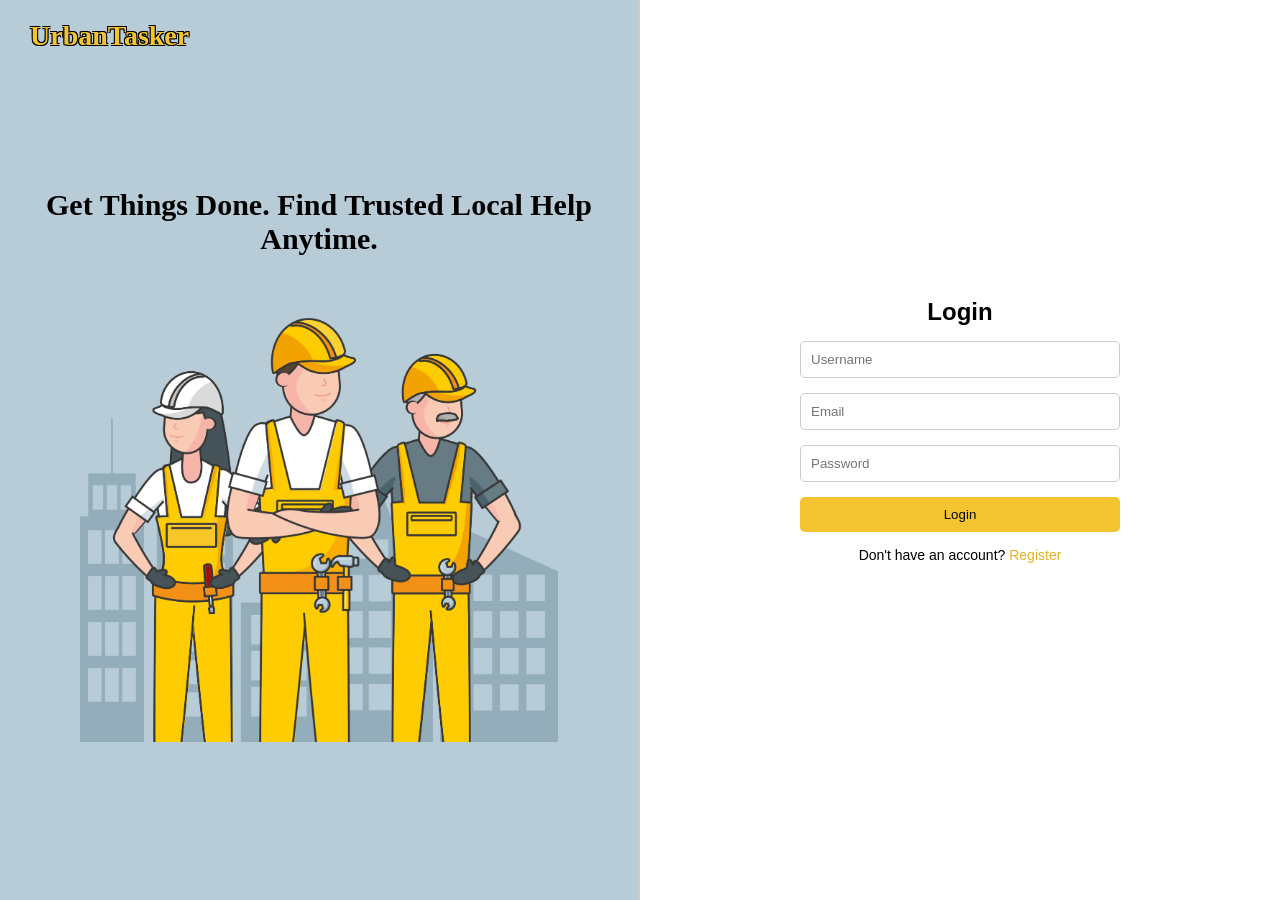
<file: index.html>
<!DOCTYPE html>
<html>
<head>
<title>UrbanTasker</title>
<meta name="viewport" content="width=device-width, initial-scale=1.0">
<style>
*{
  margin:0;
  padding:0;
  box-sizing:border-box;
  font-family: Arial, sans-serif;
}

body{
  background-color:#1d2c33;
}

.logo{
  font-family: Georgia, "Times New Roman", serif;
  position:absolute;
  top:20px;
  left:30px;
  font-size:28px;
  font-weight:bold;
  color:#f4c430;

  text-shadow: 
    1px 1px 0 #000,
   -1px -1px 0 #000,
    1px -1px 0 #000,
   -1px 1px 0 #000;
}
.container{
  height:100vh;
  display:grid;
  grid-template-columns:1fr 1fr;
  width:100%;
}

.left{
  background:rgba(184,204,215);
  display:flex;
  flex-direction:column;
  justify-content:center;
  align-items:center;
  text-align:center;
  border-right:2px solid #ccc; 
  padding:20px;
}

.left h3{
  font-family: Georgia, "Times New Roman", serif;
  font-size:30px;
  margin-top:30px;
  margin-bottom:8px;
  font-weight: bold;
}

.left img{
  max-width:80%;
  height:auto;
}

.right{
  height:100%;
  font-family: Georgia, "Times New Roman", serif;
  display:flex;
  justify-content:center;
  align-items:center;
  background:#fff;
}

.form-box{
  margin-bottom:40px;
  width:320px;
  max-width:90%;
  display:flex;
  flex-direction:column;
  gap:15px;
}

.form-box h2{
  text-align:center;
}

input{
  padding:10px;
  border:1px solid #ccc;
  border-radius:5px;
}

button{
  padding:10px;
  background:#f4c430;
  border:none;
  border-radius:5px;
  cursor:pointer;
}

button:hover{
  background:#d4aa00;
}

@media(max-width:768px){

  .container{
    grid-template-columns:1fr;
  }

  .left{
    display:none;
  }

  .right{
    display:flex;
    justify-content:center;
    align-items:flex-start;
  }

  .form-box{
    margin-top:150px;   
  }

  .logo{
    font-size:20px;
    top:10px;
    left:15px;
  }
}
</style>
</head>

<body>
<div class="logo">UrbanTasker</div>
<div class="container">

<div class="left">
  <h3>Get Things Done. Find Trusted Local Help Anytime.</h3>
  <img src="frontend/assets/illust1.jpg">
</div>


<div class="right">
<div class="form-box">

  <h2>Login</h2>

  <input type="text" id="username" placeholder="Username">
  <input type="text" id="email" placeholder="Email">
  <input type="password" id="password" placeholder="Password">

  <button onclick="login()">Login</button>

  <p style="text-align:center; font-size:14px;">
    Don't have an account? 
    <a href="frontend/register.html" style="color:#e2b222; text-decoration:none;">
      Register
    </a>
  </p>

</div>
</div>

</div>

<script>

function login(){

  var username = document.getElementById("username").value;
  var email = document.getElementById("email").value;
  var password = document.getElementById("password").value;

  if(username == "" || email == "" || password == ""){
    alert("Please fill all fields!");
    return;
  }

  if(username.length < 3){
    alert("Username must be at least 3 characters!");
    return;
  }

  var emailPattern = /^[^\s@]+@[^\s@]+\.[^\s@]+$/;
  if(!emailPattern.test(email)){
    alert("Please enter a valid email!");
    return;
  }

  if(password.length < 6){
    alert("Password must be at least 6 characters!");
    return;
  }
  window.location.href = "frontend/dashboard.html";
}

</script>

</body>
</html>
</file>
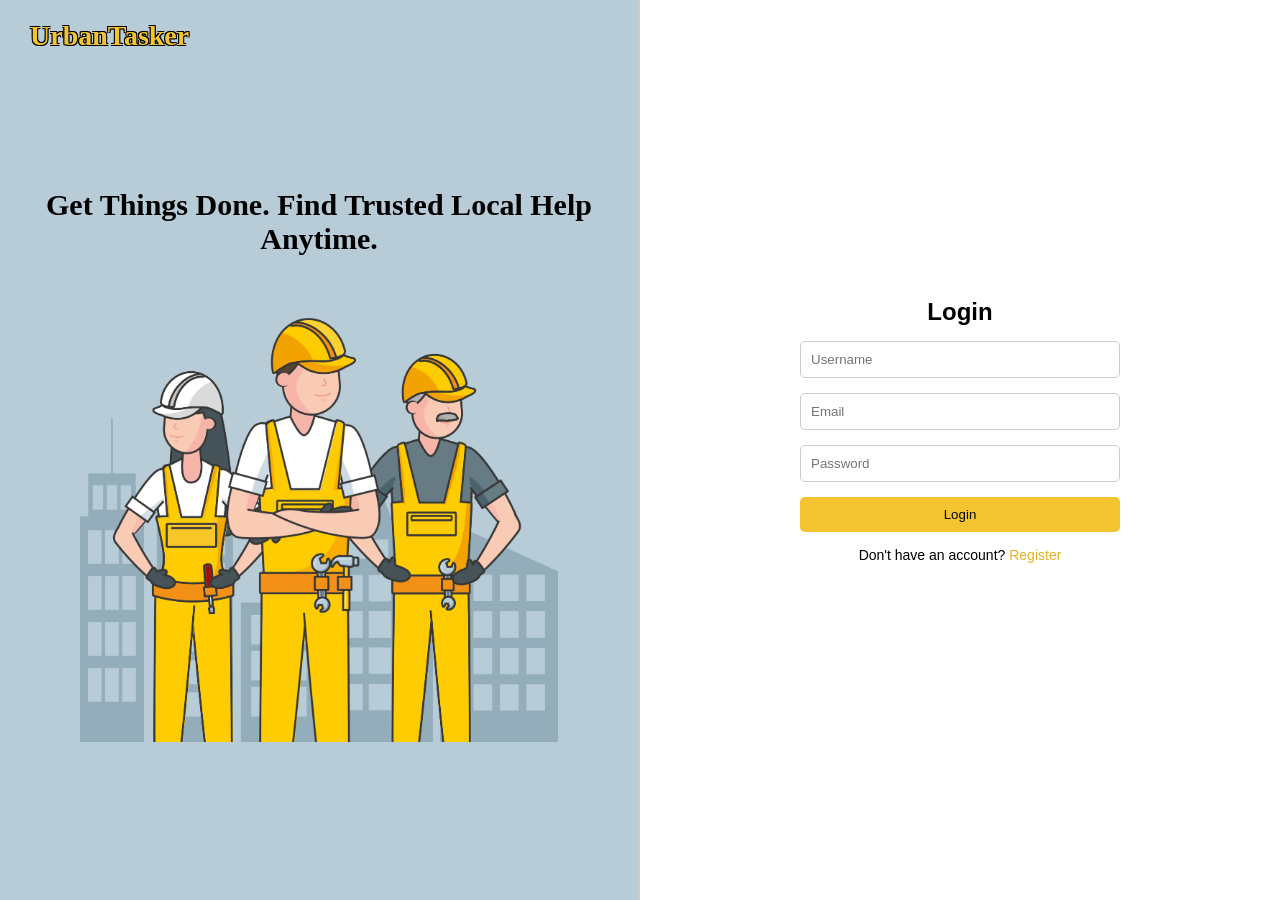
<file: frontend/index.html>
<!DOCTYPE html>
<html>
<head>
<title>UrbanTasker</title>
<meta name="viewport" content="width=device-width, initial-scale=1.0">
<style>
*{
  margin:0;
  padding:0;
  box-sizing:border-box;
  font-family: Arial, sans-serif;
}

body{
  background-color:#1d2c33;
}

.logo{
  font-family: Georgia, "Times New Roman", serif;
  position:absolute;
  top:20px;
  left:30px;
  font-size:28px;
  font-weight:bold;
  color:#f4c430;

  text-shadow: 
    1px 1px 0 #000,
   -1px -1px 0 #000,
    1px -1px 0 #000,
   -1px 1px 0 #000;
}
.container{
  height:100vh;
  display:grid;
  grid-template-columns:1fr 1fr;
  width:100%;
}

.left{
  background:rgba(184,204,215);
  display:flex;
  flex-direction:column;
  justify-content:center;
  align-items:center;
  text-align:center;
  border-right:2px solid #ccc; 
  padding:20px;
}

.left h3{
  font-family: Georgia, "Times New Roman", serif;
  font-size:30px;
  margin-top:30px;
  margin-bottom:8px;
  font-weight: bold;
}

.left img{
  max-width:80%;
  height:auto;
}

.right{
  height:100%;
  font-family: Georgia, "Times New Roman", serif;
  display:flex;
  justify-content:center;
  align-items:center;
  background:#fff;
}

.form-box{
  margin-bottom:40px;
  width:320px;
  max-width:90%;
  display:flex;
  flex-direction:column;
  gap:15px;
}

.form-box h2{
  text-align:center;
}

input{
  padding:10px;
  border:1px solid #ccc;
  border-radius:5px;
}

button{
  padding:10px;
  background:#f4c430;
  border:none;
  border-radius:5px;
  cursor:pointer;
}

button:hover{
  background:#d4aa00;
}

@media(max-width:768px){

  .container{
    grid-template-columns:1fr;
  }

  .left{
    display:none;
  }

  .right{
    display:flex;
    justify-content:center;
    align-items:flex-start;
  }

  .form-box{
    margin-top:150px;   
  }

  .logo{
    font-size:20px;
    top:10px;
    left:15px;
  }
}
</style>
</head>

<body>
<div class="logo">UrbanTasker</div>
<div class="container">
      <div class="left">
        <h3>Get Things Done. Find Trusted Local Help Anytime.</h3>
        <img src="./assets/illust1.jpg">
      </div>

      <div class="right">
          <div class="form-box">
              <h2>Login</h2>
              <input type="text" id="username" placeholder="Username">
              <input type="text" id="email" placeholder="Email">
              <input type="password" id="password" placeholder="Password">
              <button onclick="login()">Login</button>

              <p style="text-align:center; font-size:14px;">
                Don't have an account? 
              <a href="register.html" style="color:#e2b222; text-decoration:none;">
              Register
              </a>
              </p>
          </div>
      </div>
</div>

<script>
function login(){

  var username = document.getElementById("username").value;
  var email = document.getElementById("email").value;
  var password = document.getElementById("password").value;
  username = username.trim();
  email = email.trim();
  if(username == "" || email == "" || password == ""){
    alert("Please fill all fields!");
    return;
  }

  if(username.length < 3){
    alert("Username must be at least 3 characters!");
    return;
  }
  var usernamePattern = /^[a-zA-Z0-9_]{3,15}$/;
  if(!usernamePattern.test(username)){
    alert("Username must be 3-15 chars, no spaces, only letters/numbers/_");
    return;
  }
  var emailPattern = /^[^\s@]+@[^\s@]+\.[^\s@]+$/;
  if(!emailPattern.test(email)){
    alert("Please enter a valid email!");
    return;
  }
  email = email.toLowerCase();
  if(password.length < 6){
    alert("Password must be at least 6 characters!");
    return;

  window.location.href = "dashboard.html";
}

</script>
</body>
</html>
</file>
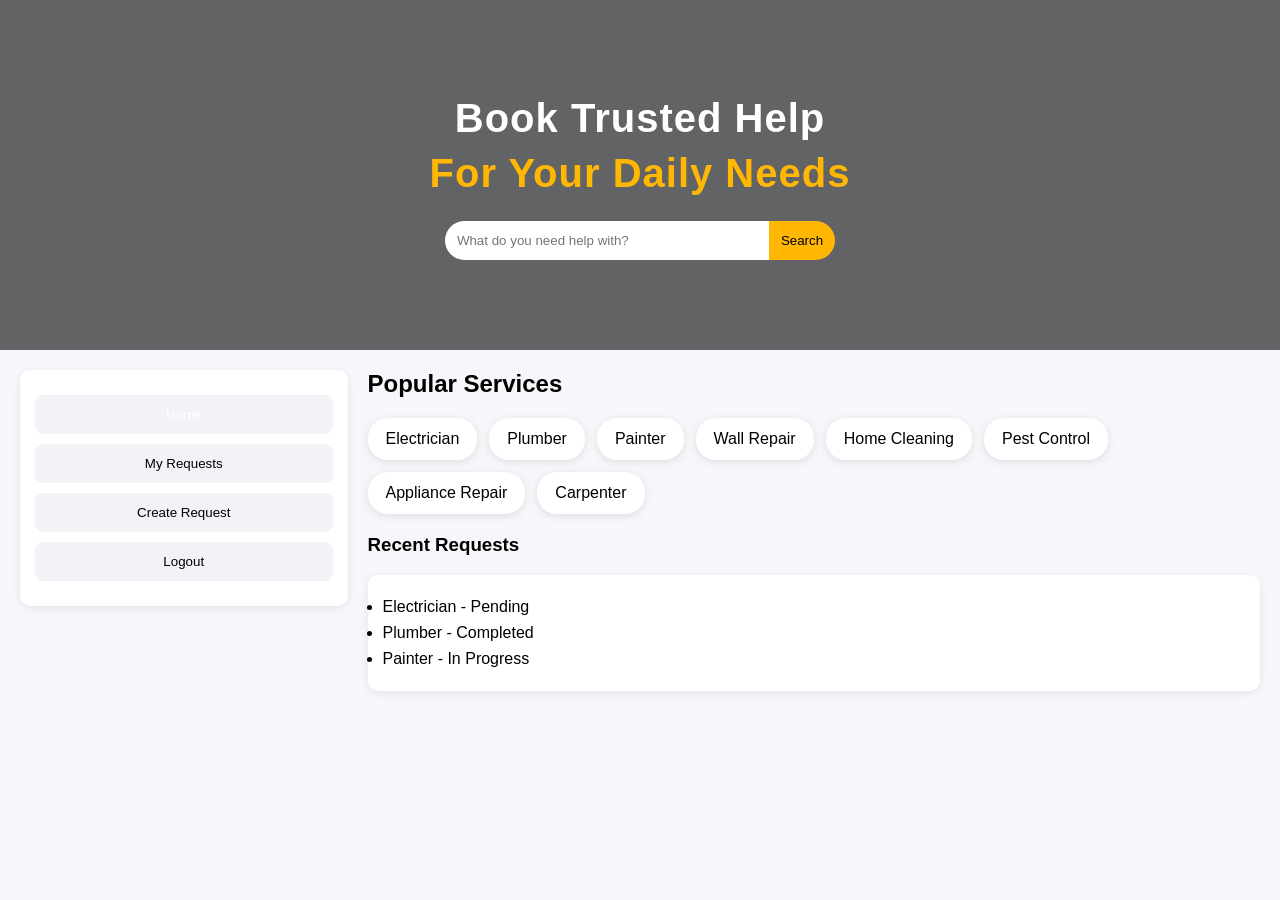
<file: dashboard.html>
<!DOCTYPE html>
<html>
<head>
    <meta name="viewport" content="width=device-width, initial-scale=1.0">
    <title>HelpHub Dashboard</title>
    <link rel="stylesheet" href="dashboard.css">
</head>

<body>

<!-- HERO -->
<div class="hero">
    <h1>Book Trusted Help</h1>
    <h1 class="second">For Your Daily Needs</h1>

    <div class="search-box">
        <input type="text" placeholder="What do you need help with?">
        <button>Search</button>
    </div>
</div>

<div class="container">

    <!-- LEFT -->
    <div class="left">
        <a href="#"><button class="active">Home</button></a>
        <a href="#"><button>My Requests</button></a>
        <a href="create.html"><button>Create Request</button></a>
        <a href="#"><button>Logout</button></a>
    </div>

    <!-- RIGHT -->
    <div class="right">

        <!-- SERVICES BOX -->
        <div class="box">
            <h2>Popular Services</h2>

            <div class="services">
                <div class="service">Electrician</div>
                <div class="service">Plumber</div>
                <div class="service">Painter</div>
                <div class="service">Wall Repair</div>
                <div class="service">Home Cleaning</div>
                <div class="service">Pest Control</div>
                <div class="service">Appliance Repair</div>
                <div class="service">Carpenter</div>
            </div>
        </div>

        <!-- REQUEST BOX -->
        <div class="box">
            <h3>Recent Requests</h3>

            <ul class="requests">
                <li>Electrician - Pending</li>
                <li>Plumber - Completed</li>
                <li>Painter - In Progress</li>
            </ul>
        </div>

    </div>
</div>

<script src="script.js"></script>

</body>
</html>
</file>
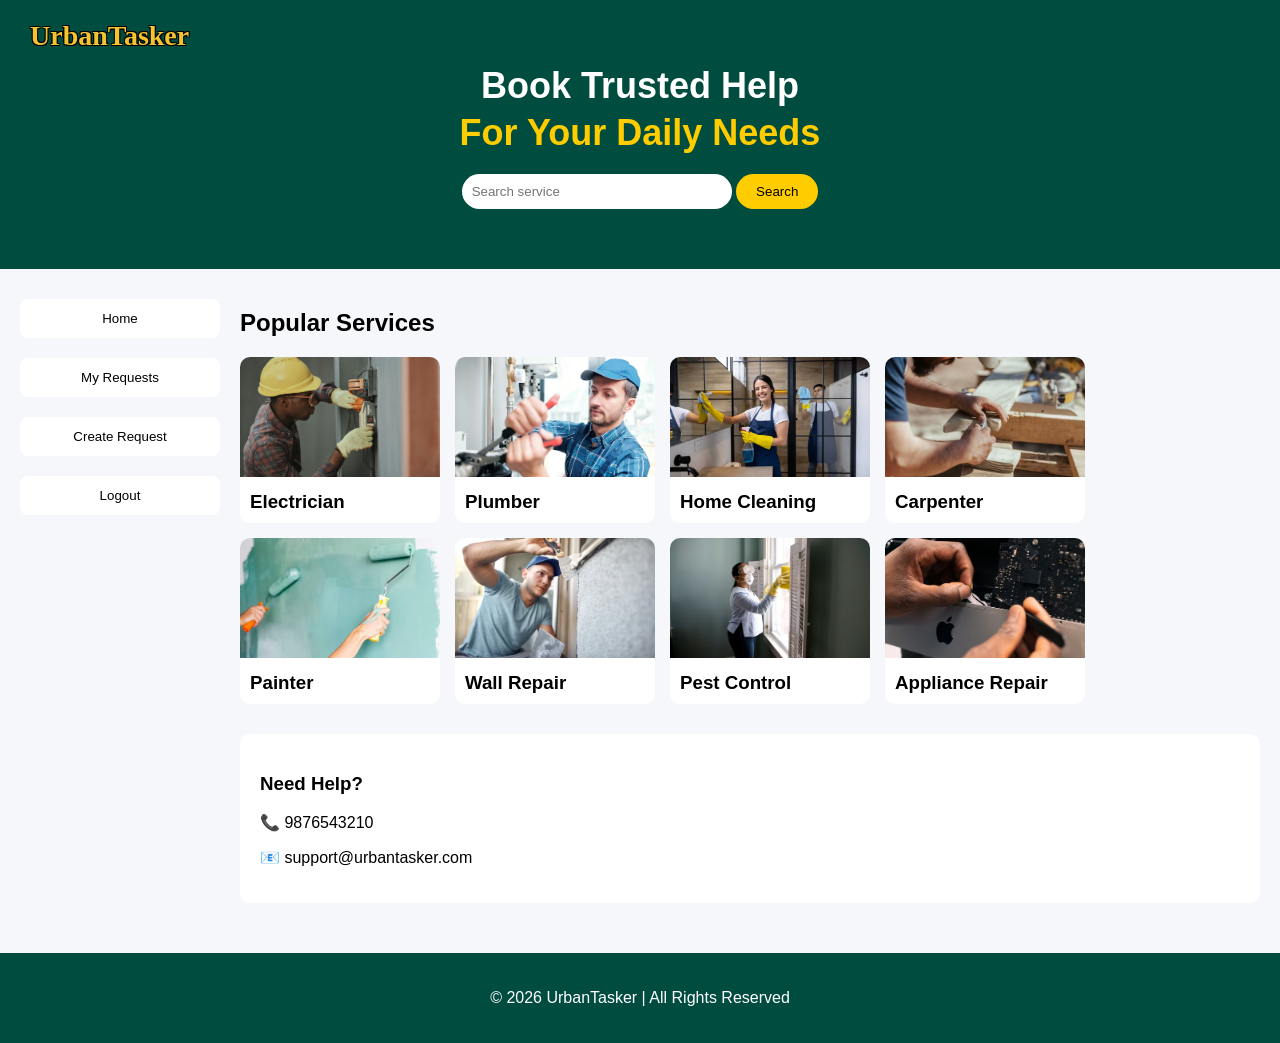
<file: frontend/dashboard.html>
<!DOCTYPE html>
<html>
<head>
<meta name="viewport" content="width=device-width, initial-scale=1.0">
<title>UrbanTasker</title>

<style>

body{
    margin:0;
    font-family: Arial;
    background:#f5f7fa;
}

/* LOGO */
.logo{
  font-family: Georgia, "Times New Roman", serif;
  position:absolute;
  top:20px;
  left:30px;
  font-size:28px;
  font-weight:bold;
  color:#f4c430;
  text-shadow: 1px 1px 0 #000,-1px -1px 0 #000,1px -1px 0 #000,-1px 1px 0 #000;
}

/* HERO */
.hero{
    background:#004d40;
    color:white;
    text-align:center;
    padding:60px 20px;
}

.hero h1{
    margin:5px;
    font-size:36px;
}

.second{
    color:#ffcc00;
}

/* SEARCH */
.search-box{
    margin-top:20px;
}

.search-box input{
    padding:10px;
    width:250px;
    border:none;
    border-radius:20px;
}

.search-box button{
    padding:10px 20px;
    border:none;
    background:#ffcc00;
    border-radius:20px;
    cursor:pointer;
}

/* MAIN */
.container{
    display:flex;
    padding:20px;
    gap:20px;
}

/* SIDEBAR */
.sidebar{
    width:200px;
}

.sidebar button{
    width:100%;
    padding:12px;
    margin:10px 0;
    border:none;
    background:white;
    border-radius:8px;
    cursor:pointer;
    transition:0.3s;
}

/* 🔥 HOVER FIX */
.sidebar button:hover{
    background:#004d40;
    color:white;
    transform:translateX(5px);
}

/* RIGHT */
.right{
    flex:1;
}

/* CARDS */
.cards{
    display:flex;
    flex-wrap:wrap;
    gap:15px;
}

.card{
    width:200px;
    background:white;
    border-radius:10px;
    overflow:hidden;
    cursor:pointer;
    transition:0.3s;
}

.card img{
    width:100%;
    height:120px;
    object-fit:cover;
}

.card h3{
    margin:10px;
}

.card:hover{
    transform:scale(1.05);
}

/* SUPPORT */
.support{
    margin-top:30px;
    background:white;
    padding:20px;
    border-radius:10px;
}

/* FOOTER */
.footer{
    margin-top:30px;
    background:#004d40;
    color:white;
    text-align:center;
    padding:20px;
}

/* MOBILE */
@media(max-width:768px){
    .container{
        flex-direction:column;
    }
    .sidebar{
        width:100%;
    }
}

</style>
</head>

<body>

<div class="logo">UrbanTasker</div>

<div class="hero">
    <h1>Book Trusted Help</h1>
    <h1 class="second">For Your Daily Needs</h1>

    <div class="search-box">
        <input type="text" id="search" placeholder="Search service">
        <button>Search</button>
    </div>
</div>

<div class="container">

    <!-- LEFT -->
    <div class="sidebar">
        <button>Home</button>
        <button>My Requests</button>
        <button>Create Request</button>
        <button>Logout</button>
    </div>

    <!-- RIGHT -->
    <div class="right">

        <h2>Popular Services</h2>

        <div class="cards">

            <div class="card"><img src="electrician.jpg"><h3>Electrician</h3></div>
            <div class="card"><img src="plumber.avif"><h3>Plumber</h3></div>
            <div class="card"><img src="cleaning.webp"><h3>Home Cleaning</h3></div>
            <div class="card"><img src="carpenter.avif"><h3>Carpenter</h3></div>
            <div class="card"><img src="painter.avif"><h3>Painter</h3></div>
            <div class="card"><img src="wall repair.avif"><h3>Wall Repair</h3></div>
            <div class="card"><img src="pest control.avif"><h3>Pest Control</h3></div>
            <div class="card"><img src="applicance repair.avif"><h3>Appliance Repair</h3></div>

        </div>

        <div class="support">
            <h3>Need Help?</h3>
            <p>📞 9876543210</p>
            <p>📧 support@urbantasker.com</p>
        </div>

    </div>
</div>

<div class="footer">
    <p>© 2026 UrbanTasker | All Rights Reserved</p>
</div>

<script>

// CLICK → NEXT PAGE
document.querySelectorAll(".card").forEach(card=>{
    card.addEventListener("click", function(){
        let service = this.innerText.toLowerCase().replace(/\s+/g,"");
        window.location.href = "services.html?service=" + service;
    });
});

// SEARCH
let search = document.getElementById("search");

search.addEventListener("keyup", function(){
    let value = search.value.toLowerCase();

    document.querySelectorAll(".card").forEach(card=>{
        let text = card.innerText.toLowerCase();
        card.style.display = text.includes(value) ? "block" : "none";
    });
});

</script>

</body>
</html>
</file>
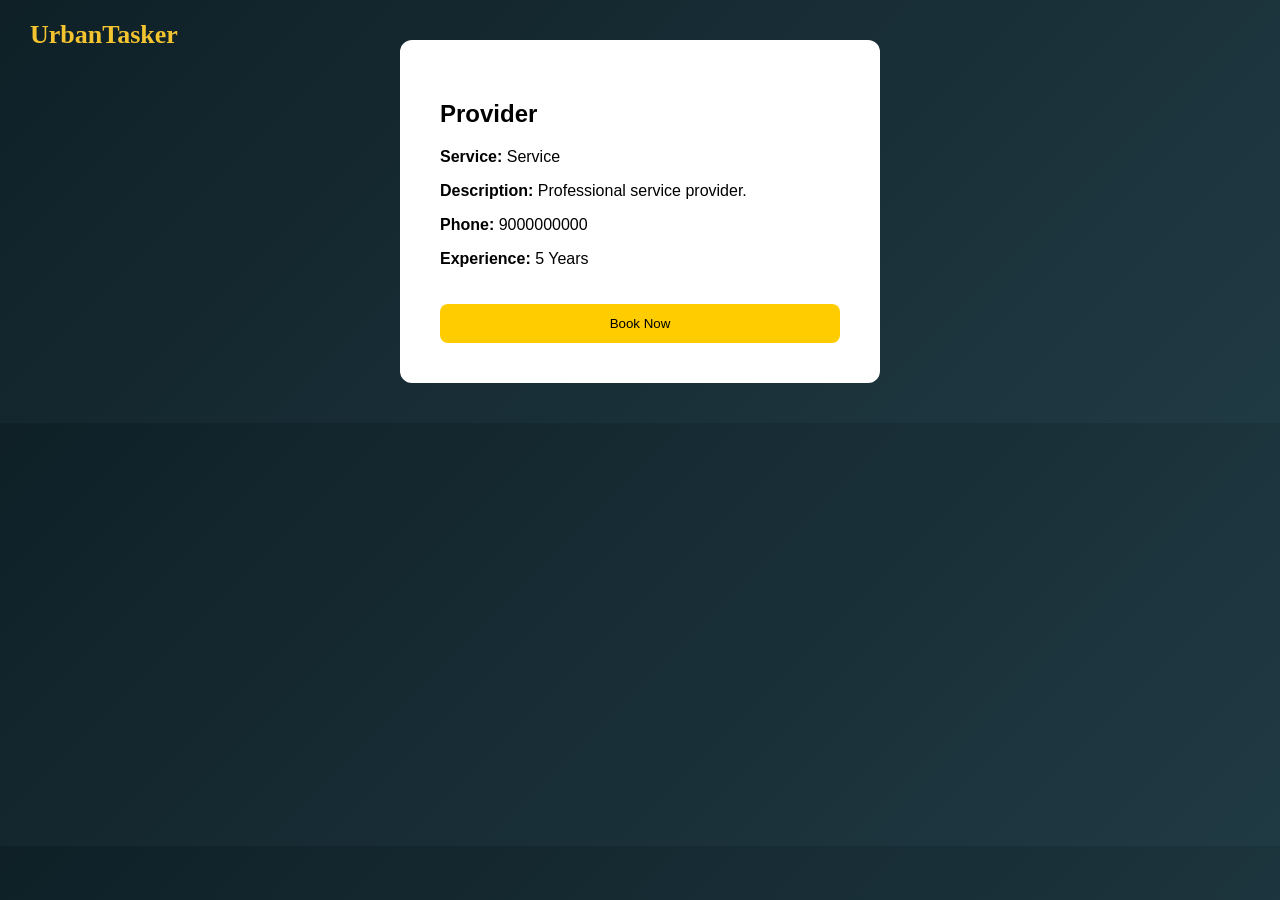
<file: frontend/provider.html>
<!DOCTYPE html>
<html>
<head>
<title>Provider Details</title>
<meta name="viewport" content="width=device-width, initial-scale=1.0">

<style>
body{
    margin:0;
    font-family: Arial;
    background: linear-gradient(135deg, #0f2027, #203a43);
    color:white;
}

.header{
    color:#ffcc00;
    position:absolute;
    top:20px;
    left:30px;
    bottom: 50px;
    font-size:26px;
    font-weight:bold;
    color:#f4c430;
    font-family: Georgia, serif;
}

.container{
    display:flex;
    justify-content:center;
    align-items:center;
    padding:40px;
}

.card{
    background:white;
    color:black;
    width:400px;
    border-radius:12px;
    padding:40px;
}

.btn{
    width:100%;
    padding:12px;
    background:#ffcc00;
    border:none;
    border-radius:8px;
    margin-top:20px;
    cursor:pointer;
}
</style>
</head>

<body>

<div class="header">UrbanTasker</div>

<div class="container">
    <div class="card">

        <h2 id="name"></h2>

        <p><b>Service:</b> <span id="service"></span></p>
        <p><b>Description:</b> <span id="desc"></span></p>
        <p><b>Phone:</b> <span id="phone"></span></p>
        <p><b>Experience:</b> 5 Years</p>

        <button class="btn" onclick="bookNow()">Book Now</button>

    </div>
</div>

<script>

try {

let params = new URLSearchParams(window.location.search);

let name = params.get("name");
let service = params.get("service");

// SET BASIC
document.getElementById("name").innerText = name || "Provider";
document.getElementById("service").innerText = service || "Service";

// DATA
let desc = "";
let phone = "";

// ELECTRICIAN
if(service === "electrician"){

    if(name === "PowerFix Electricals Ltd"){
        desc = "Complete electrical work with expert technicians.";
        phone = "9123456780";
    }
    else if(name === "Amit Sharma"){
        desc = "Wiring and switch repair specialist.";
        phone = "9876543210";
    }
    else if(name === "Rahul Verma"){
        desc = "Fan and light installation expert.";
        phone = "9012345678";
    }
    else if(name === "Faizan Khan"){
        desc = "Maintenance and repair work.";
        phone = "8899001122";
    }
}

// PLUMBER
else if(service === "plumber"){

    if(name === "AquaFix Services Pvt Ltd"){
        desc = "Full plumbing solutions.";
        phone = "9111222233";
    }
    else if(name === "Ramesh Kumar"){
        desc = "Leak repair and pipe fitting.";
        phone = "9222333444";
    }
    else if(name === "Suresh Yadav"){
        desc = "Bathroom fittings specialist.";
        phone = "9333444555";
    }
    else if(name === "Imran Ali"){
        desc = "Tap and pipe repair expert.";
        phone = "9444555666";
    }
}

// DEFAULT
if(desc === ""){
    desc = "Professional service provider.";
    phone = "9000000000";
}

// SET VALUES
document.getElementById("desc").innerText = desc;
document.getElementById("phone").innerText = phone;

} catch(error){
    console.log("Error:", error);
}

// BUTTON
function bookNow(){
    alert("Booking Confirmed ✅");
}

</script>

</body>
</html>
</file>
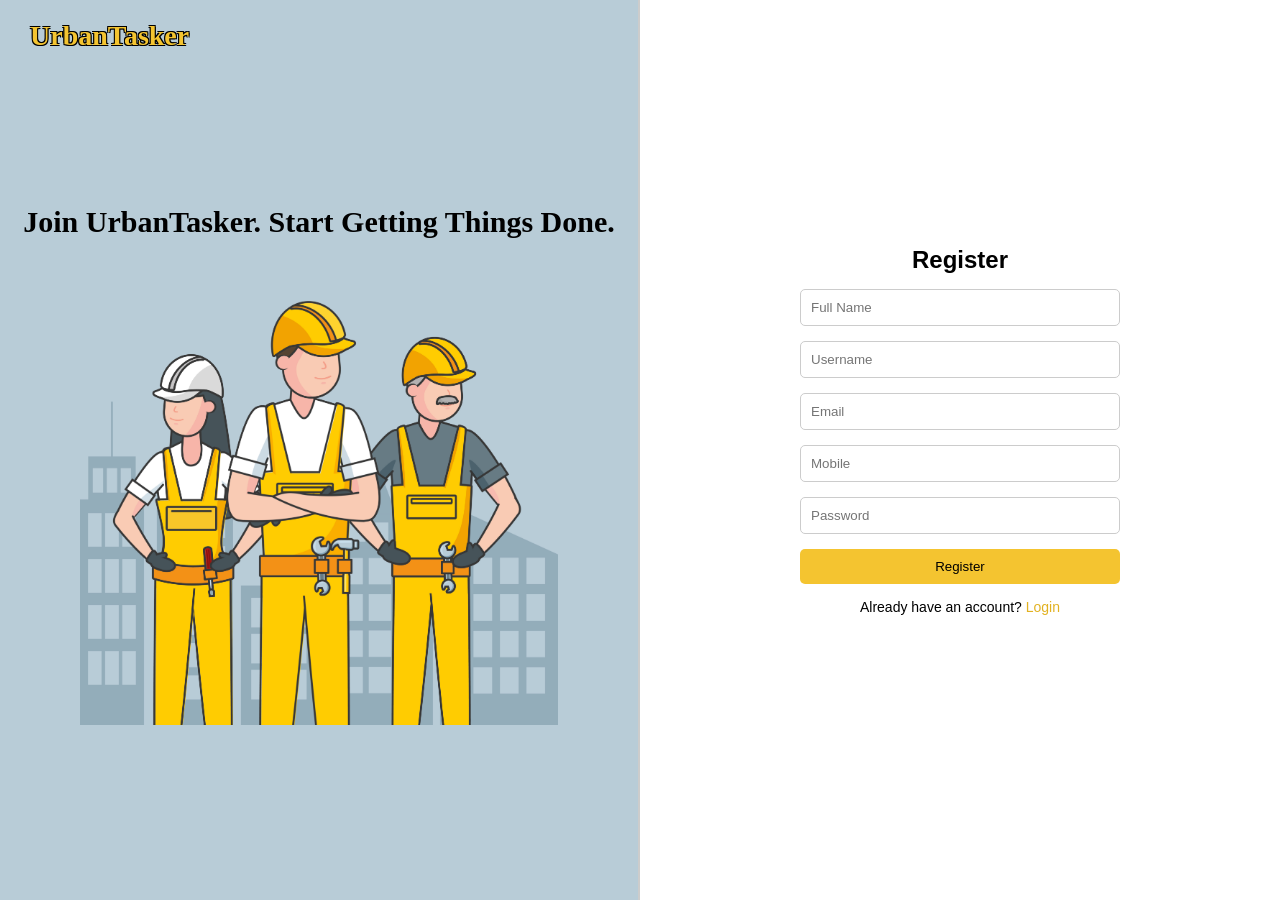
<file: frontend/register.html>
<!DOCTYPE html>
<html>
<head>
<title>UrbanTasker</title>
<meta name="viewport" content="width=device-width, initial-scale=1.0">

<style>
*{
  margin:0;
  padding:0;
  box-sizing:border-box;
  font-family: Arial, sans-serif;
}

body{
  background-color:#1d2c33;
}

.logo{
  font-family: Georgia, "Times New Roman", serif;
  position:absolute;
  top:20px;
  left:30px;
  font-size:28px;
  font-weight:bold;
  color:#f4c430;
  text-shadow: 
    1px 1px 0 #000,
   -1px -1px 0 #000,
    1px -1px 0 #000,
   -1px 1px 0 #000;
}

.container{
  height:100vh;
  display:grid;
  grid-template-columns:1fr 1fr;
  width:100%;
}

.left{
  background:rgba(184,204,215);
  display:flex;
  flex-direction:column;
  justify-content:center;
  align-items:center;
  text-align:center;
  border-right:2px solid #ccc; 
  padding:20px;
}

.left h3{
  font-family: Georgia, "Times New Roman", serif;
  font-size:30px;
  margin-top:30px;
  margin-bottom:8px;
  font-weight: bold;
}

.left img{
  max-width:80%;
  height:auto;
}

.right{
  min-height:100dvh;
  font-family: Georgia, "Times New Roman", serif;
  display:flex;
  justify-content:center;
  align-items:center;
  background:#fff;
}

.form-box{
  margin-bottom:40px;
  width:320px;
  max-width:90%;
  display:flex;
  flex-direction:column;
  gap:15px;
}

.form-box h2{
  text-align:center;
}

input{
  padding:10px;
  border:1px solid #ccc;
  border-radius:5px;
}

button{
  padding:10px;
  background:#f4c430;
  border:none;
  border-radius:5px;
  cursor:pointer;
}

button:hover{
  background:#d4aa00;
}

@media(max-width:768px){
  .container{
    grid-template-columns:1fr;
  }

  .left{
    display:none;
  }

  .right{
    display:flex;
    justify-content:center;
    align-items:flex-start;
  }

  .form-box{
    margin-top:150px;
  }

  .logo{
    font-size:20px;
    top:10px;
    left:15px;
  }
}
</style>
</head>

<body>

<div class="logo">UrbanTasker</div>

<div class="container">

  <div class="left">
    <h3>Join UrbanTasker. Start Getting Things Done.</h3>
    <img src="assets/illust1.jpg">
  </div>

  <div class="right">
    <div class="form-box">
      <h2>Register</h2>
      <input type="text" id="name" placeholder="Full Name">
      <input type="text" id="username" placeholder="Username">
      <input type="email" id="email" placeholder="Email">
      <input type="text" id="mobile" placeholder="Mobile">
      <input type="password" id="password" placeholder="Password">

      <button onclick="register()">Register</button>

      <p style="text-align:center; font-size:14px;">
            Already have an account? 
      <a href="../index.html" style="color:#e2b222; text-decoration:none;">
          Login
      </a>
      </p>
    </div>
  </div>

</div>

<script>
function register(){
  var name = document.getElementById("name").value;
  var username = document.getElementById("username").value;
  var email = document.getElementById("email").value;
  var mobile = document.getElementById("mobile").value;
  var password = document.getElementById("password").value;

  if(name=="" || username=="" || email=="" || mobile=="" || password==""){
    alert("Please fill all fields!");
    return;
  }
  name = name.trim();
  username = username.trim();
  email = email.trim();
  mobile = mobile.trim();
  password = password.trim();
  
  if(username.length < 3){
    alert("Username must be at least 3 characters!");
    return;
  }
  var usernamePattern = /^[a-zA-Z0-9_]{3,15}$/;
  if(!usernamePattern.test(username)){
    alert("Username must be 3-15 chars, no spaces, only letters/numbers/_");
    return;
  }
  var namePattern = /^[a-zA-Z\s]+$/;
  if(!namePattern.test(name)){
  alert("Name should contain only letters");
  return;
}
  var emailPattern = /^[^\s@]+@[^\s@]+\.[^\s@]+$/;
  if(!emailPattern.test(email)){
    alert("Enter valid email!");
    return;
  }
  email = email.toLowerCase();
  if(password.length < 6){
    alert("Password must be at least 6 characters!");
    return;
  }
  
  var mobilePattern = /^[0-9]{10}$/;
  if(!mobilePattern.test(mobile)){
    alert("Enter valid 10-digit mobile number!");
    return;
  }
  if(mobile.length != 10){
    alert("Enter valid 10-digit mobile!");
    return;
  }

  window.location.href = "../index.html";
}
</script>
</body>
</html>
</file>
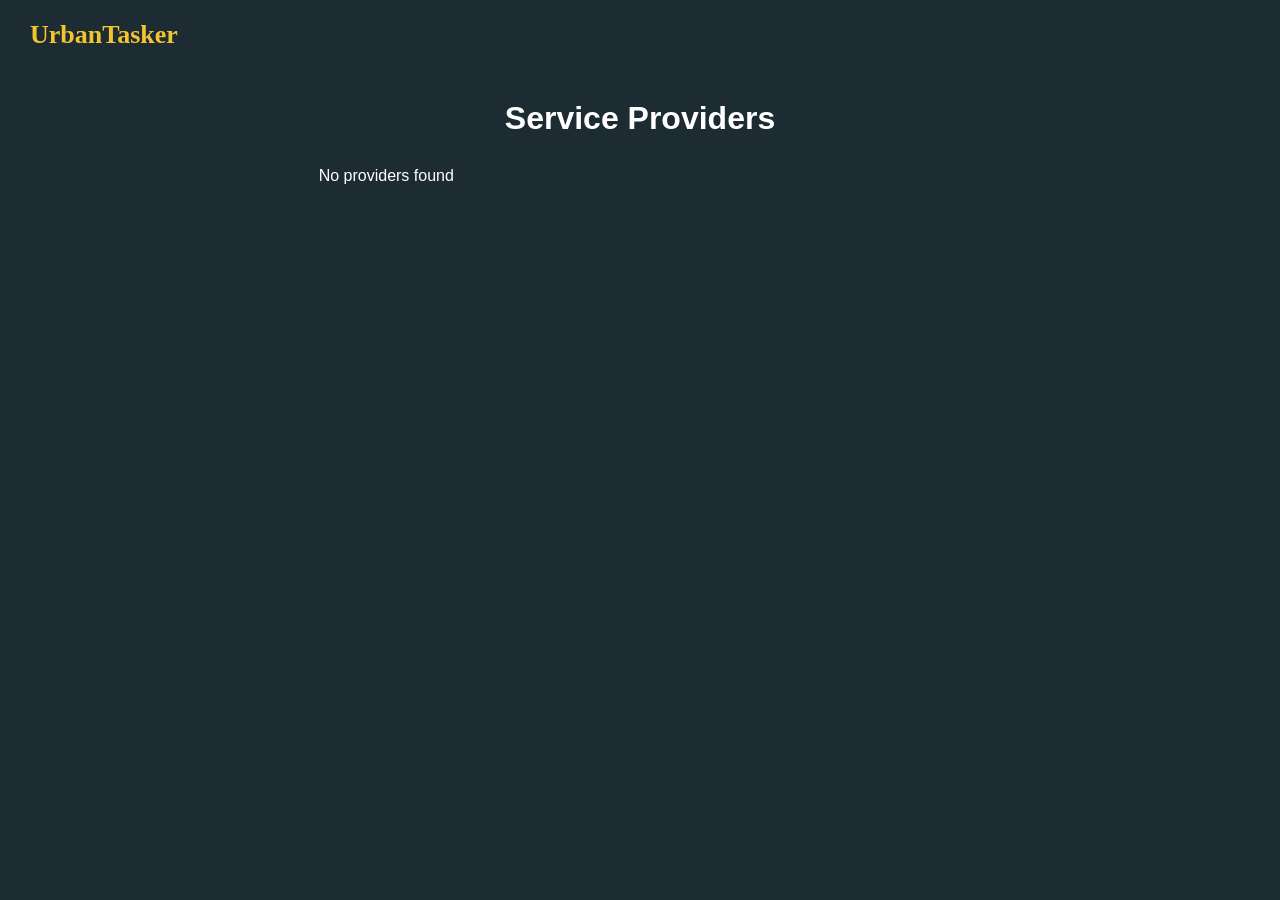
<file: frontend/services.html>
<!DOCTYPE html>
<html>
<head>
<title>UrbanTasker</title>
<meta name="viewport" content="width=device-width, initial-scale=1.0">

<style>
*{
  margin:0;
  padding:0;
  box-sizing:border-box;
  font-family: Arial, sans-serif;
}

body{
  background:#1d2c33;
}

.logo{
  position:absolute;
  top:20px;
  left:30px;
  font-size:26px;
  font-weight:bold;
  color:#f4c430;
  font-family: Georgia, serif;
}

.container{
  padding-top:100px;
  width:90%;
  max-width:1000px;
  margin:auto;
}

h1{
  text-align:center;
  color:white;
  margin-bottom:30px;
}

.grid{
  display:grid;
  grid-template-columns:1fr 1fr;
  gap:15px;
}
  
.card{
  background:white;
  padding:20px;
  border-radius:10px;
  box-shadow:0 4px 10px rgba(0,0,0,0.2);
  display:flex;
  justify-content:space-between;
  align-items:center;
  transition:0.3s;
}

.card:hover{
  transform:scale(1.03);
}

.left{
  max-width:70%;
}

.name{
  font-size:18px;
  font-weight:bold;
}

.rating{
  color:#f4c430;
  margin-top:5px;
}

.price{
  font-size:14px;
  color:gray;
  margin-top:5px;
}

.expertise{
  font-size:13px;
  color:#555;
  margin-top:5px;
}

.right{
  display:flex;
  flex-direction:column;
  align-items:flex-end;
  gap:10px;
}

.badge{
  font-size:12px;
  background:#e8f5e9;
  color:#2e7d32;
  padding:3px 8px;
  border-radius:5px;
}

button{
  padding:8px 12px;
  background:#f4c430;
  border:none;
  border-radius:5px;
  cursor:pointer;
}

button:hover{
  background:#d4aa00;
}

.no-data{
  color:white;
  text-align:center;
}

@media(max-width:768px){
  .grid{
    grid-template-columns:1fr;
  }
  .card{
    flex-direction:column;
    align-items:flex-start;
    gap:10px;
  }
  .right{
    width:100%;
    align-items:flex-start;
  }
  .logo{
    font-size:20px;
    left:15px;
  }
}
</style>
</head>

<body>
<div class="logo">UrbanTasker</div>
<div class="container">
  <h1 id="title">Service Providers</h1>
  <div id="list" class="grid"></div>
</div>

<script>
var url = window.location.search;
var service = url.split("=")[1];

//sample data since backend isnt connected yet
var plumbers = [
  {
    name:"AquaFix Services Pvt Ltd",
    rating:"⭐ 4.6",
    price:"₹350/hr",
    expertise:"Full plumbing solutions"
  },
  {
    name:"Ramesh Kumar",
    rating:"⭐ 4.5",
    price:"₹300/hr",
    expertise:"Leak repair, pipe fitting"
  },
  {
    name:"Suresh Yadav",
    rating:"⭐ 4.2",
    price:"₹250/hr",
    expertise:"Bathroom fittings"
  },
  {
    name:"Imran Ali",
    rating:"⭐ 4.3",
    price:"₹280/hr",
    expertise:"Tap & pipe repair"
  }
];

var electricians = [
  {
    name:"PowerFix Electricals Ltd",
    rating:"⭐ 4.7",
    price:"₹450/hr",
    expertise:"Complete electrical work"
  },
  {
    name:"Amit Sharma",
    rating:"⭐ 4.6",
    price:"₹400/hr",
    expertise:"Wiring, switch repair"
  },
  {
    name:"Rahul Verma",
    rating:"⭐ 4.3",
    price:"₹300/hr",
    expertise:"Fan & light install"
  },
  {
    name:"Faizan Khan",
    rating:"⭐ 4.2",
    price:"₹280/hr",
    expertise:"Maintenance work"
  }
];

var selectedList = [];
if(service == "plumber"){
  selectedList = plumbers;
  document.getElementById("title").innerText = "Plumber Services";
}
else if(service == "electrician"){
  selectedList = electricians;
  document.getElementById("title").innerText = "Electrician Services";
}

var listDiv = document.getElementById("list");
if(selectedList.length == 0){
  listDiv.innerHTML = "<p class='no-data'>No providers found</p>";
}
else{
  for(var i=0; i<selectedList.length; i++)
  {
    var p = selectedList[i];
    listDiv.innerHTML += `
      <div class="card">
        
        <div class="left">
          <div class="name">${p.name}</div>
          <div class="rating">${p.rating}</div>
          <div class="price">${p.price}</div>
          <div class="expertise">${p.expertise}</div>
        </div>

        <div class="right">
          <div class="badge">Verified</div>
          <button onclick="viewDetails('${p.name}')">
            View Details
          </button>
        </div>

      </div>
    `;
  }
}

function viewDetails(name){
  window.location.href =
    "provider.html?name=" + name + "&service=" + service;
}
</script>
</body>
</html>
</file>
<file: dashboard.css>
body {
    margin: 0;
    font-family: Arial;
    background: #f5f7fa;
}

/* HERO WITH BACKGROUND IMAGE */
.hero {
    height: 350px;

    background: linear-gradient(rgba(0,0,0,0.6), rgba(0,0,0,0.6)),
                url("https://images.unsplash.com/photo-1521790797524-b2497295b8a0");

    background-size: cover;
    background-position: center;
    background-repeat: no-repeat;

    color: white;

    display: flex;
    flex-direction: column;
    justify-content: center;
    align-items: center;
}

/* HEADINGS */
.hero h1 {
    margin: 5px;
    font-size: 40px;
    font-weight: bold;
    letter-spacing: 1px;   /* 👈 thoda stylish */
}

.second {
    color: #ffb703;
}

/* SEARCH */
.search-box {
    display: flex;
    margin-top: 20px;
}

.search-box input {
    width: 300px;
    padding: 12px;
    border: none;
    border-radius: 25px 0 0 25px;
    outline: none;
}

.search-box button {
    padding: 12px;
    border: none;
    background: #ffb703;
    border-radius: 0 25px 25px 0;
    cursor: pointer;
    transition: 0.3s;
}

.search-box button:hover {
    background: #fb8500;
}

/* MAIN */
.container {
    display: flex;
    padding: 20px;
    gap: 20px;   /* 👈 space between left & right */
}

/* LEFT MENU */
.left {
    width: 25%;
    padding: 15px;
    background: white;   /* 👈 box look */
    border-radius: 10px;
    height: fit-content;
    box-shadow: 0px 2px 8px rgba(0,0,0,0.08);
}

.left button {
    display: block;
    width: 100%;
    margin: 10px 0;
    padding: 12px;
    background: #f1f3f6;
    border: none;
    border-radius: 8px;
    cursor: pointer;
    transition: 0.3s;
}

.left button:hover {
    background: #2a9d8f;
    color: white;
}

.left a {
    text-decoration: none;
}

.active {
    background: #2a9d8f;
    color: white;
}

/* RIGHT */
.right {
    width: 75%;
}

/* 👇 SECTION BOX ADD KIYA (IMPORTANT) */
.right h2, .right h3 {
    margin-top: 0;
}

/* SERVICES */
.services {
    display: flex;
    flex-wrap: wrap;
    gap: 12px;
    margin-bottom: 20px;   /* 👈 spacing */
}

.service {
    background: white;
    padding: 12px 18px;
    border-radius: 20px;
    box-shadow: 0px 2px 8px rgba(0,0,0,0.1);
    cursor: pointer;
    transition: 0.3s;
}

.service:hover {
    background: #2a9d8f;
    color: white;
    transform: translateY(-3px);  /* 👈 thoda lift effect */
}

/* REQUESTS */
.requests {
    background: white;
    padding: 15px;
    border-radius: 10px;
    box-shadow: 0px 2px 8px rgba(0,0,0,0.08);
}

.requests li {
    margin: 8px 0;
}

/* 📱 MOBILE */
@media (max-width: 768px) {

    .hero h1 {
        font-size: 24px;
    }

    .search-box {
        flex-direction: column;
        align-items: center;
    }

    .search-box input {
        width: 90%;
        border-radius: 20px;
        margin-bottom: 10px;
    }

    .search-box button {
        width: 50%;
        border-radius: 20px;
    }

    .container {
        flex-direction: column;
    }

    .left {
        width: 100%;
    }

    .right {
        width: 100%;
    }

    .services {
        flex-direction: column;
        align-items: center;
    }

    .service {
        width: 80%;
        text-align: center;
    }
}
</file>
